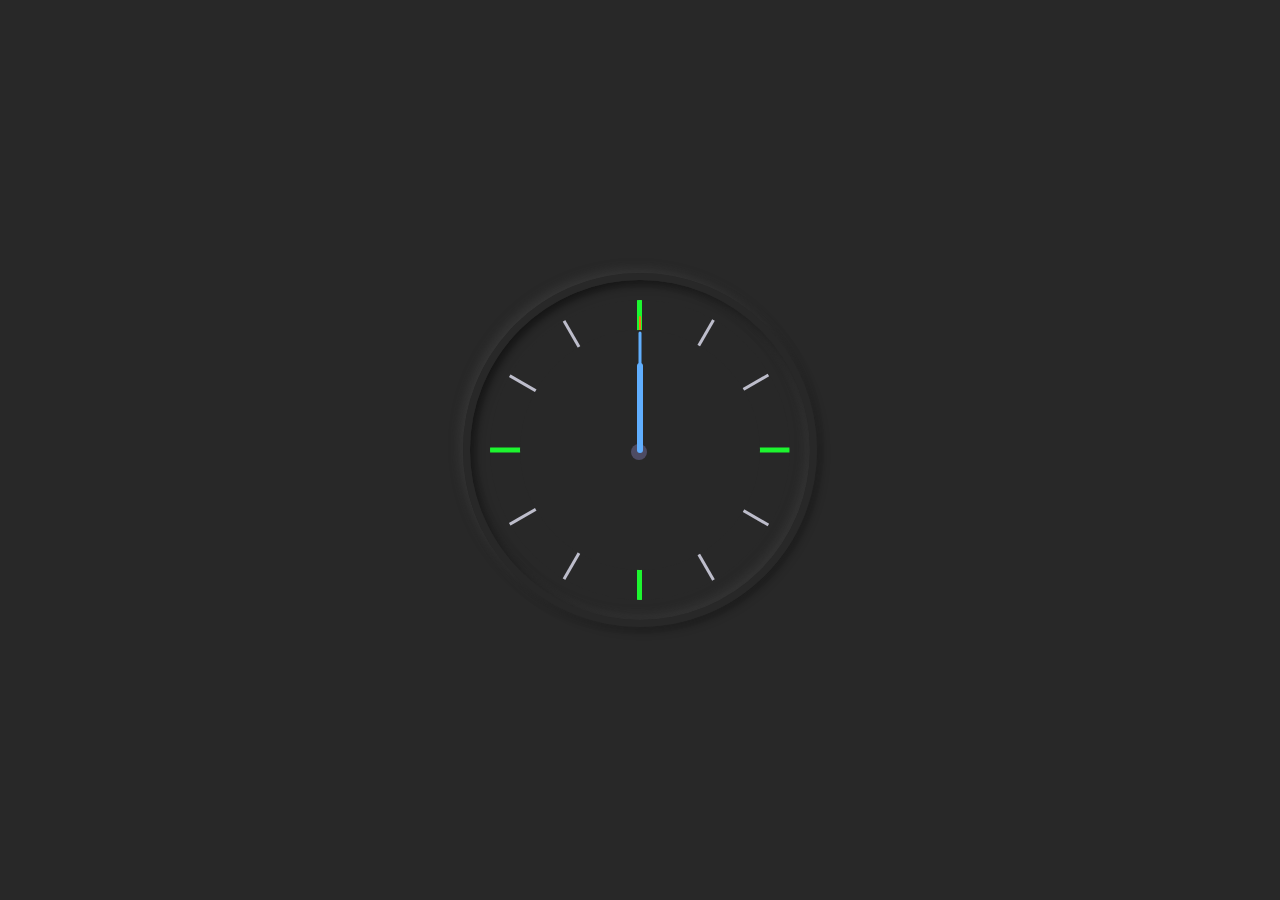
<file: Reiz tech/homework 1/index.html>
<!DOCTYPE html>
<html lang="es">
<head>
    <meta charset="UTF-8">
    <meta http-equiv="X-UA-Compatible" content="IE=edge">
    <meta name="viewport" content="width=device-width, initial-scale=1.0">
    <title>analog clock</title>
    <link rel="stylesheet" href="style.css" />
   
</head>
<body>
  <!--Creation of the clock-->
  <div class="clock">
    <div class="outer-clock-face">
      <div class="marking marking-one"></div>
      <div class="marking marking-two"></div>
      <div class="marking marking-three"></div>
      <div class="marking marking-four"></div>
      <div class="inner-clock-face"></div>
      <div class="hand hour-hand"></div>
      <div class="hand min-hand"></div>
      <div class="hand second-hand"></div>
    </div>
  </div>
  
  <script type="text/javascript" src="./main.js"></script>
</body>
</html>
</file>
<file: Reiz tech/homework 1/style.css>
html {
  background: #282828;
  text-align: center;
  font-size: 10px;
}

body {
  margin: 0;
  font-size: 2rem;
  display: flex;
  flex: 1;
  min-height: 100vh;
  align-items: center;
}

.clock {
  width: 30rem;
  height: 30rem;
  position: relative;
  padding: 2rem;
  border: 7px solid #282828;
  box-shadow: -4px -4px 10px rgba(67,67,67,0.5),
                inset 4px 4px 10px rgba(0,0,0,0.5),
                inset -4px -4px 10px rgba(67,67,67,0.5),
                4px 4px 10px rgba(0,0,0,0.3);
  border-radius: 50%;
  margin: 50px auto;

}
/*Style of the clock */
.outer-clock-face {
  position: relative;
  background: #282828;
  overflow: hidden;
  width: 100%;
  height: 100%;
  border-radius: 100%;
}

.outer-clock-face::after {
  -webkit-transform: rotate(90deg);
  -moz-transform: rotate(90deg);
  transform: rotate(90deg)
}

.outer-clock-face::after,
.outer-clock-face::before,
.outer-clock-face .marking{
  content: '';
  position: absolute;
  width: 5px;
  height: 100%;
  background: #1df52f;
  z-index: 0;
  left: 49%;
}
.outer-clock-face .marking {
  background: #bdbdcb;
  width: 3px;
}

.outer-clock-face .marking.marking-one {
  -webkit-transform: rotate(30deg);
  -moz-transform: rotate(30deg);
  transform: rotate(30deg)
}

.outer-clock-face .marking.marking-two {
  -webkit-transform: rotate(60deg);
  -moz-transform: rotate(60deg);
  transform: rotate(60deg)
}

.outer-clock-face .marking.marking-three {
  -webkit-transform: rotate(120deg);
  -moz-transform: rotate(120deg);
  transform: rotate(120deg)
}

.outer-clock-face .marking.marking-four {
  -webkit-transform: rotate(150deg);
  -moz-transform: rotate(150deg);
  transform: rotate(150deg)
}
.inner-clock-face {
  position: absolute;
  top: 10%;
  left: 10%;
  width: 80%;
  height: 80%;
  background: #282828;
  -webkit-border-radius: 100%;
  -moz-border-radius: 100%;
  border-radius: 100%;
  z-index: 1;
}

.inner-clock-face::before {
  content: '';
  position: absolute;
  top: 50%;
  left: 50%;
  width: 16px;
  height: 16px;
  border-radius: 18px;
  margin-left: -9px;
  margin-top: -6px;
  background: #4d4b63;
  z-index: 11;
}
.hand {
  width: 50%;
  right: 50%;
  height: 6px;
  background: #61afff;
  position: absolute;
  top: 50%;
  border-radius: 6px;
  transform-origin: 100%;
  transform: rotate(90deg);
  transition-timing-function: cubic-bezier(0.1, 2.7, 0.58, 1);
}

.hand.hour-hand {
  width: 30%;
  z-index: 3;
}

.hand.min-hand {
  height: 3px;
  z-index: 10;
  width: 40%;
}

.hand.second-hand {
  background: #ee791a;
  width: 45%;
  height: 2px;
}
</file>
